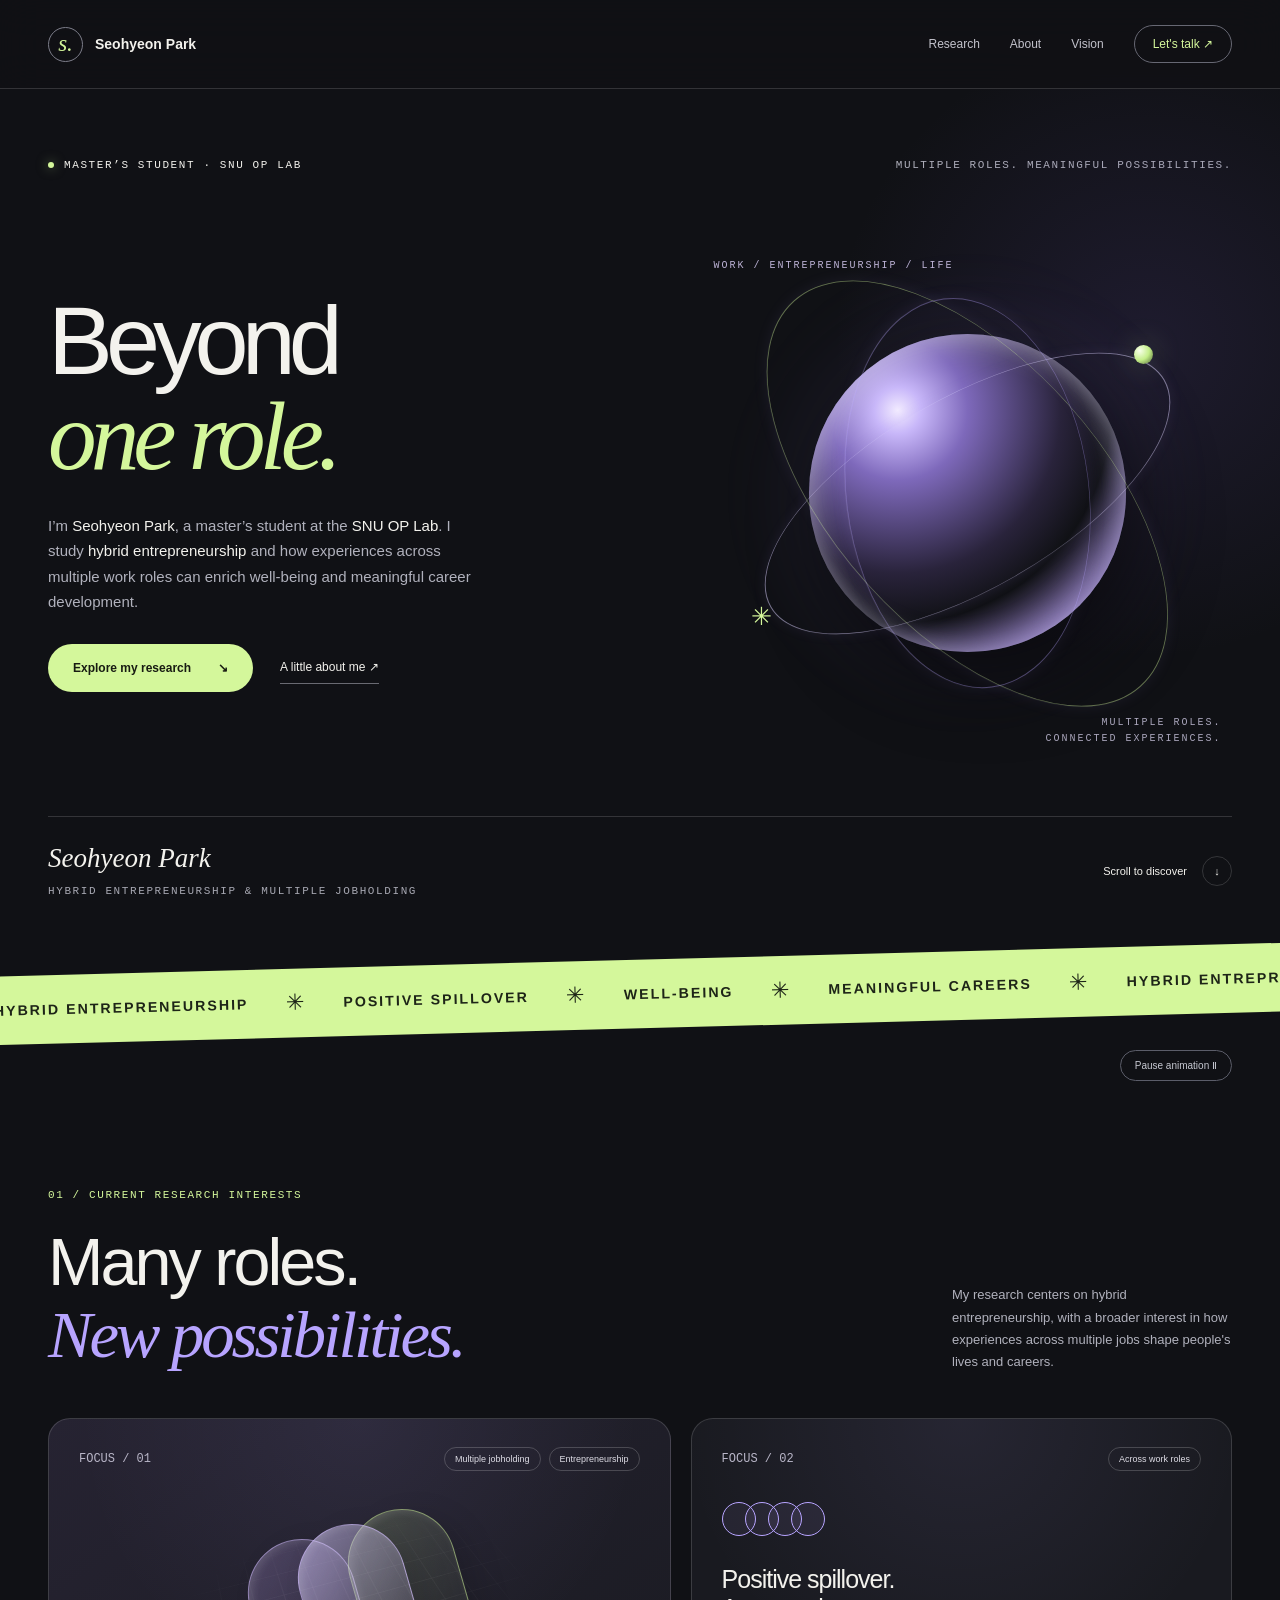
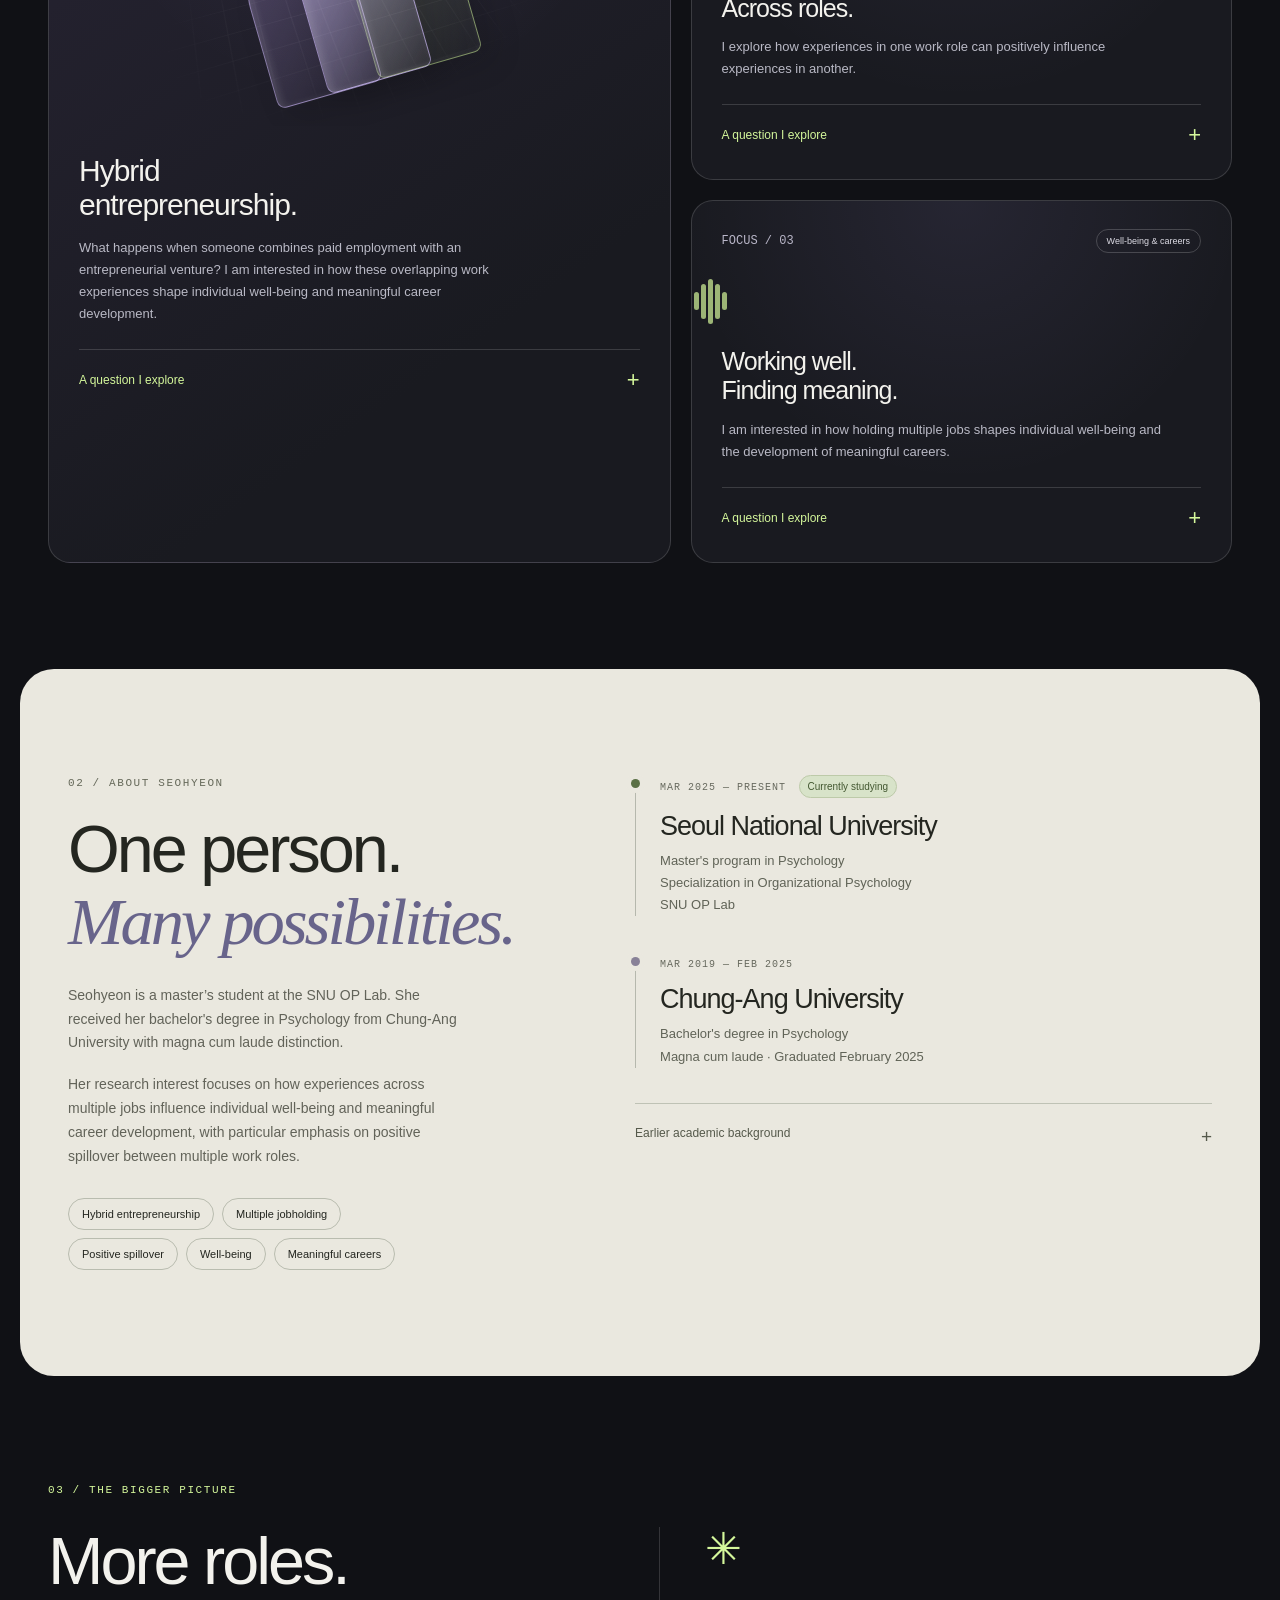
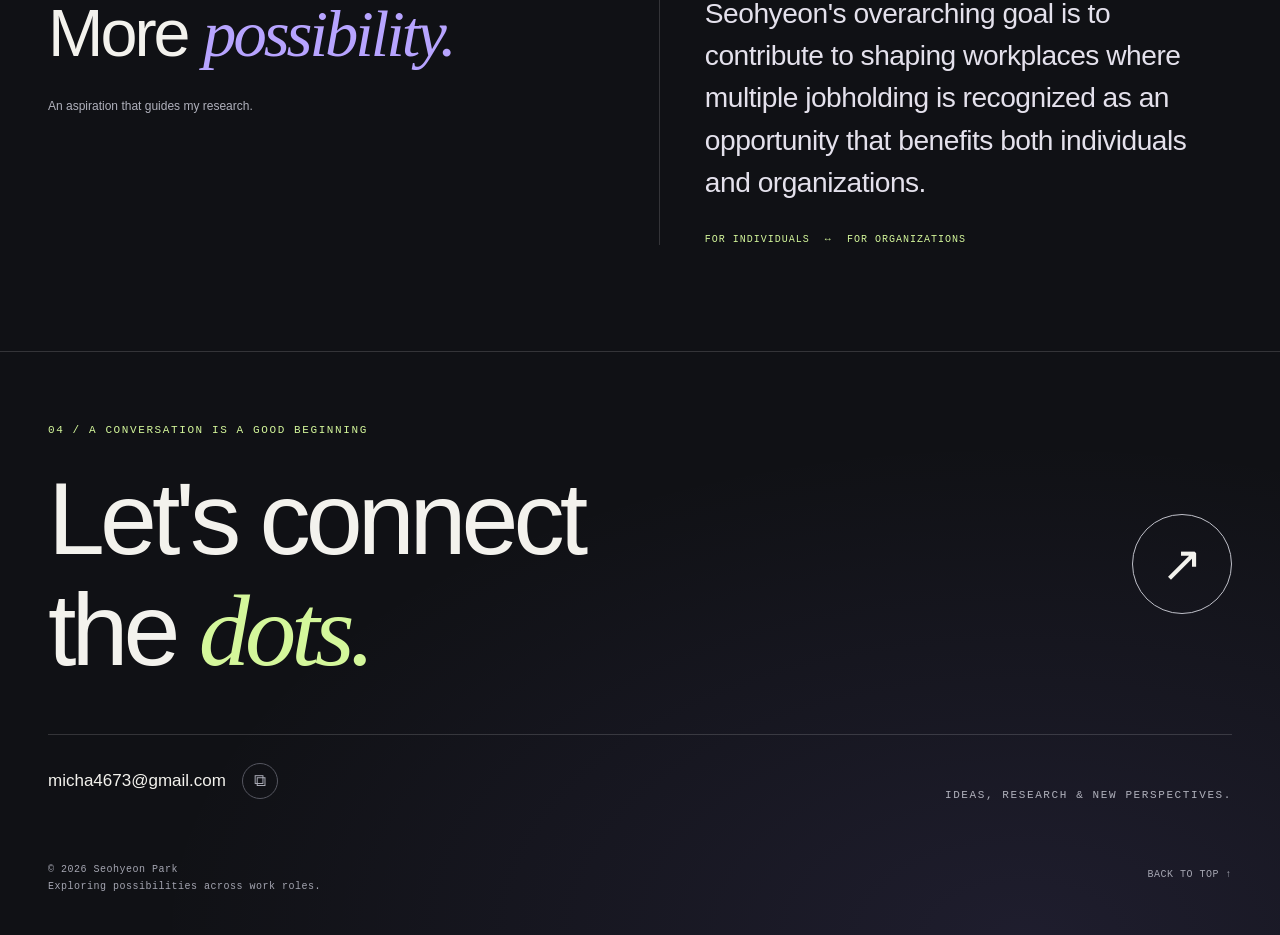
<file: index.html>
<!DOCTYPE html>
<html lang="en">
<head>
  <meta charset="UTF-8">
  <meta name="viewport" content="width=device-width, initial-scale=1.0">
  <meta name="theme-color" content="#101115">
  <meta name="description" content="Seohyeon Park — master's student at the SNU OP Lab. Research interests: hybrid entrepreneurship, multiple jobholding, positive spillover, well-being, and meaningful career development.">
  <title>Seohyeon Park — Beyond one role</title>

  <style>
    /* 전체 색상 */
    :root {
      --bg: #101115;
      --panel: #191a20;
      --text: #f3f2ed;
      --muted: #b0b1bc;
      --mint: #d4f79b;
      --purple: #b7a4ff;
      --line: #ffffff26;
      --paper: #eae8df;
    }

    * { box-sizing: border-box; }

    html {
      scroll-behavior: smooth;
      scroll-padding-top: 105px;
    }

    body {
      margin: 0;
      background: var(--bg);
      color: var(--text);
      font-family: Arial, Helvetica, sans-serif;
      -webkit-font-smoothing: antialiased;
    }

    a { color: inherit; text-decoration: none; }
    button { font: inherit; cursor: pointer; }
    button, a { -webkit-tap-highlight-color: transparent; }

    button:focus-visible,
    a:focus-visible,
    summary:focus-visible {
      outline: 3px solid var(--purple);
      outline-offset: 6px;
    }

    ::selection { background: var(--mint); color: var(--bg); }
    h1, h2, h3, p { margin: 0; }
    p { line-height: 1.7; }
    main { overflow: clip; }

    .shell {
      width: min(1280px, calc(100% - 96px));
      margin-inline: auto;
    }

    .eyebrow {
      font: 11px/1.5 "Courier New", monospace;
      letter-spacing: 1.6px;
      text-transform: uppercase;
    }

    .muted { color: var(--muted); }
    .accent { color: var(--mint); }

    .skip {
      position: fixed;
      left: 20px;
      top: -100px;
      background: var(--mint);
      color: #101115;
      padding: 15px;
      z-index: 100;
    }

    .skip:focus { top: 15px; }

    .progress {
      position: fixed;
      inset: 0 auto auto 0;
      width: 100%;
      height: 3px;
      background: linear-gradient(90deg, var(--purple), var(--mint));
      transform: scaleX(0);
      transform-origin: left;
      z-index: 50;
      pointer-events: none;
    }

    /* 상단 메뉴 */
    header {
      position: fixed;
      inset: 0 0 auto;
      z-index: 30;
      border-bottom: 1px solid var(--line);
      background: #101115df;
      backdrop-filter: blur(20px);
    }

    nav {
      height: 88px;
      display: flex;
      align-items: center;
      justify-content: space-between;
      gap: 24px;
    }

    .brand {
      display: flex;
      align-items: center;
      gap: 12px;
      font-size: 14px;
      font-weight: 700;
    }

    .brand-mark {
      width: 35px;
      height: 35px;
      display: grid;
      place-items: center;
      border: 1px solid #7c7d89;
      border-radius: 50%;
      font: italic 23px Georgia, serif;
      color: var(--mint);
    }

    .navlinks {
      display: flex;
      gap: 30px;
      align-items: center;
      font-size: 12px;
    }

    .navlinks a {
      padding: 10px 0;
      color: #c3c3cc;
      transition: color .2s;
    }

    .navlinks a:hover,
    .navlinks a[aria-current="location"] {
      color: var(--mint);
    }

    .navlinks .nav-contact {
      padding: 11px 18px;
      border: 1px solid #676873;
      border-radius: 100px;
      color: var(--text);
    }

    /* 첫 화면 */
    .hero {
      position: relative;
      padding: 157px 0 35px;
      min-height: 820px;
    }

    .hero::before {
      content: "";
      position: absolute;
      width: 650px;
      height: 650px;
      right: -240px;
      top: 20px;
      pointer-events: none;
      background: radial-gradient(circle, #54428e36, transparent 68%);
    }

    .hero-top {
      display: flex;
      justify-content: space-between;
      gap: 20px;
    }

    .status {
      display: flex;
      align-items: center;
      gap: 10px;
    }

    .status i {
      width: 6px;
      height: 6px;
      border-radius: 50%;
      background: var(--mint);
      box-shadow: 0 0 12px #d4f79b80;
    }

    .hero-grid {
      display: grid;
      grid-template-columns: 1.2fr 1fr;
      align-items: center;
      position: relative;
      gap: 20px;
      margin-top: 55px;
    }

    .hero-copy { position: relative; z-index: 2; }

    h1 {
      font-size: clamp(72px, 7.6vw, 112px);
      font-weight: 500;
      letter-spacing: -7px;
      line-height: .97;
    }

    h1 em {
      font-family: Georgia, serif;
      font-weight: 400;
      color: var(--mint);
      letter-spacing: -6px;
    }

    .hero-intro {
      max-width: 435px;
      margin-top: 30px;
      font-size: 15px;
      color: var(--muted);
    }

    .hero-intro strong {
      color: var(--text);
      font-weight: 500;
    }

    .hero-actions {
      display: flex;
      align-items: center;
      gap: 27px;
      margin-top: 29px;
    }

    .pill {
      display: inline-flex;
      align-items: center;
      justify-content: center;
      gap: 27px;
      border: 1px solid transparent;
      border-radius: 100px;
      background: var(--mint);
      color: #181b12;
      padding: 16px 24px;
      font-size: 12px;
      font-weight: 700;
      transition: transform .25s, box-shadow .25s;
    }

    .pill:hover {
      transform: translateY(-3px);
      box-shadow: 0 8px 35px #d4f79b25;
    }

    .text-link {
      font-size: 12px;
      border-bottom: 1px solid #696a72;
      padding: 9px 0;
    }

    .text-link:hover { color: var(--mint); }

    /* CSS로 만든 메탈릭 구체와 궤도 */
    .sculpture {
      position: relative;
      aspect-ratio: 1;
      isolation: isolate;
      transform: translate(var(--dx, 0px), var(--dy, 0px));
      transition: transform .4s ease-out;
    }

    .sculpture::before {
      content: "";
      position: absolute;
      inset: 2%;
      border-radius: 50%;
      background: radial-gradient(ellipse, #9e80f025, transparent 65%);
      filter: blur(15px);
    }

    .orb {
      position: absolute;
      inset: 20%;
      border-radius: 50%;
      background: radial-gradient(
        circle at 28% 24%,
        #f2ebff 0%,
        #c8b7f9 7%,
        #7e69bb 21%,
        #29233b 49%,
        #101115 64%,
        #73629b 79%,
        #c8bdf1 88%,
        #332b48 98%
      );
      box-shadow:
        inset -13px -10px 25px #bab1e947,
        inset 5px 8px 24px #ffffff5c,
        18px 30px 70px #0008;
      animation: breathe 7s ease-in-out infinite;
    }

    .ring {
      position: absolute;
      inset: 7%;
      border: 1px solid #d4cbf888;
      border-radius: 50%;
      transform: rotate(-30deg) scaleY(.42);
      box-shadow: 0 1px 0 #ffffff18, 0 0 22px #af8ff015;
      animation: ring 22s linear infinite;
    }

    .ring.two {
      inset: 1%;
      transform: rotate(48deg) scaleY(.52);
      border-color: #d4f79b6b;
      animation: ring-two 28s linear infinite;
    }

    .ring.three {
      inset: 13%;
      transform: rotate(83deg) scaleY(.62);
      border-color: #b7a4ff5e;
      animation: none;
    }

    .satellite {
      position: absolute;
      right: 15%;
      top: 22%;
      width: 19px;
      height: 19px;
      background: radial-gradient(
        circle at 30% 30%,
        #f8ffea,
        #c4ee89 50%,
        #4d6434
      );
      border-radius: 50%;
      box-shadow: 0 0 30px #d4f79b48;
    }

    .cross {
      position: absolute;
      left: 9%;
      bottom: 24%;
      font-size: 25px;
      color: var(--mint);
    }

    .orbit-caption {
      position: absolute;
      bottom: 2%;
      right: 2%;
      font: 10px/1.6 "Courier New", monospace;
      letter-spacing: 2px;
      color: #aaa6bc;
      text-align: right;
    }

    .orbit-label {
      position: absolute;
      top: 6%;
      left: 2%;
      font: 10px "Courier New", monospace;
      color: #bdb3d6;
      letter-spacing: 2px;
    }

    .hero-bottom {
      display: flex;
      justify-content: space-between;
      align-items: center;
      gap: 20px;
      margin-top: 58px;
      padding-top: 26px;
      border-top: 1px solid var(--line);
    }

    .signature { font: italic 27px Georgia, serif; }
    .hero-bottom .eyebrow { color: #a7a8b2; }

    .scroll-link {
      font-size: 11px;
      display: flex;
      align-items: center;
      gap: 15px;
    }

    .scroll-link span {
      width: 30px;
      height: 30px;
      border: 1px solid var(--line);
      border-radius: 50%;
      display: grid;
      place-items: center;
    }

    /* 움직이는 연구 키워드 */
    .ticker {
      margin-top: 26px;
      background: var(--mint);
      color: #1d2417;
      padding: 21px 0;
      overflow: hidden;
      transform: rotate(-1.5deg) scale(1.01);
    }

    .ticker-track {
      display: flex;
      width: max-content;
      animation: ticker 35s linear infinite;
    }

    .ticker-group {
      display: flex;
      gap: 37px;
      align-items: center;
      padding-right: 37px;
      flex-shrink: 0;
      font-size: 14px;
      font-weight: 700;
      letter-spacing: 2px;
      text-transform: uppercase;
    }

    .ticker b { font-size: 22px; font-weight: 400; }

    .motion-control {
      display: flex;
      justify-content: flex-end;
      margin-top: 22px;
    }

    .motion-control button {
      background: none;
      border: 1px solid #5b5d69;
      color: #c7c9d2;
      border-radius: 99px;
      padding: 9px 14px;
      font-size: 10px;
    }

    .paused *,
    .paused *::before,
    .paused *::after {
      animation-play-state: paused !important;
    }

    .paused .sculpture { transform: none; }

    /* 연구 관심사 */
    .section { padding: 106px 0; }

    .section-heading {
      display: flex;
      align-items: flex-end;
      justify-content: space-between;
      gap: 30px;
      margin: 24px 0 45px;
    }

    h2 {
      font-size: clamp(42px, 5.2vw, 72px);
      font-weight: 400;
      line-height: 1.04;
      letter-spacing: -3px;
    }

    h2 em {
      font: italic 1em Georgia, serif;
      color: var(--purple);
    }

    .section-heading > p {
      max-width: 280px;
      color: var(--muted);
      font-size: 13px;
    }

    .research-grid {
      display: grid;
      grid-template-columns: 1.15fr 1fr;
      gap: 20px;
    }

    .project {
      position: relative;
      background: var(--panel);
      border: 1px solid var(--line);
      border-radius: 22px;
      overflow: hidden;
      transition: border-color .3s, transform .3s;
    }

    .project:hover {
      border-color: #b7a4ff88;
      transform: translateY(-5px);
    }

    .project::before {
      content: "";
      position: absolute;
      inset: 0;
      pointer-events: none;
      background: radial-gradient(
        400px circle at var(--mx, 50%) var(--my, 0%),
        #b7a4ff15,
        transparent 70%
      );
    }

    .project.featured {
      grid-row: span 2;
      background: linear-gradient(145deg, #262332, #191a20 70%);
    }

    .project-meta {
      position: relative;
      display: flex;
      justify-content: space-between;
      gap: 16px;
      align-items: center;
      padding: 28px 30px 0;
    }

    .project-no {
      font: 12px "Courier New", monospace;
      color: #b9b6c8;
    }

    .tags { display: flex; flex-wrap: wrap; gap: 8px; }

    .tag {
      border: 1px solid #ffffff30;
      border-radius: 100px;
      padding: 6px 10px;
      font-size: 9px;
      color: #dedde6;
    }

    .project-copy {
      padding: 28px 30px 30px;
      position: relative;
    }

    .project h3 {
      font-size: 30px;
      font-weight: 400;
      letter-spacing: -1px;
      line-height: 1.15;
    }

    .project p {
      margin-top: 14px;
      font-size: 13px;
      color: #b9b9c5;
      max-width: 440px;
    }

    .project details {
      margin-top: 24px;
      border-top: 1px solid var(--line);
      padding-top: 16px;
      font-size: 12px;
    }

    .project summary {
      cursor: pointer;
      list-style: none;
      display: flex;
      justify-content: space-between;
      align-items: center;
      gap: 20px;
      color: var(--mint);
      min-height: 28px;
    }

    .project summary::-webkit-details-marker { display: none; }

    .project summary::after {
      content: "+";
      font-size: 22px;
      font-weight: 400;
    }

    .project details[open] summary::after { content: "−"; }
    .project details p { font-size: 12px; }

    .project-art {
      height: 255px;
      position: relative;
      display: grid;
      place-items: center;
      overflow: hidden;
    }

    .grid-field {
      position: absolute;
      width: 380px;
      height: 240px;
      background:
        linear-gradient(#ffffff0c 1px, transparent 1px),
        linear-gradient(90deg, #ffffff0c 1px, transparent 1px);
      background-size: 30px 30px;
      transform: perspective(400px) rotateX(40deg) rotateZ(-20deg);
      mask-image: radial-gradient(ellipse, black 25%, transparent 70%);
    }

    .arch {
      position: absolute;
      width: 108px;
      height: 160px;
      border-radius: 65px 65px 10px 10px;
      border: 1px solid #d2befd8c;
      background: linear-gradient(130deg, #ba9fe947, #78649d08);
      box-shadow:
        inset 3px 2px 8px #ffffff20,
        12px 12px 30px #0002;
      transform: rotate(-16deg);
    }

    .arch.a { margin-left: -100px; margin-top: 40px; }

    .arch.b {
      margin-left: 100px;
      margin-top: -20px;
      border-color: #d4f79b7a;
      background: linear-gradient(130deg, #d4f79b33, #d4f79b05);
    }

    .arch.c {
      background: linear-gradient(135deg, #d9ccff8c, #74638815);
      margin-top: 10px;
    }

    .small-visual {
      display: flex;
      gap: 7px;
      height: 46px;
      align-items: center;
      margin-bottom: 23px;
    }

    .small-visual i {
      display: block;
      width: 34px;
      height: 34px;
      border: 1px solid #b7a4ff;
      border-radius: 50%;
      background: #b7a4ff13;
    }

    .small-visual i + i { margin-left: -18px; }
    .small-visual.wave { gap: 6px; }

    .wave i {
      border: 0;
      border-radius: 9px;
      background: var(--mint);
      width: 5px;
      height: 18px;
      opacity: .7;
      margin: 0;
    }

    .wave i:nth-child(2n) { height: 35px; }
    .wave i:nth-child(3n) { height: 45px; }
    .compact .project-copy { padding-top: 25px; }
    .compact h3 { font-size: 25px; }

    /* 소개와 학력 */
    .about-band {
      background: var(--paper);
      color: #242620;
      border-radius: 34px;
      margin: 0 20px;
      position: relative;
      overflow: hidden;
    }

    .about-band .eyebrow { color: #656859; }

    .about-layout {
      display: grid;
      grid-template-columns: .9fr 1.1fr;
      gap: 95px;
    }

    .about-band h2 { margin: 23px 0 24px; }
    .about-band h2 em { color: #68648b; }

    .about-text {
      max-width: 390px;
      color: #626359;
      font-size: 14px;
    }

    .focus-tags {
      display: flex;
      flex-wrap: wrap;
      gap: 8px;
      margin-top: 30px;
      max-width: 370px;
    }

    .focus-tags span {
      font-size: 11px;
      border: 1px solid #b9bcaf;
      border-radius: 100px;
      padding: 9px 13px;
    }

    .education {
      padding-left: 24px;
      border-left: 1px solid #b6b8ad;
      position: relative;
    }

    .education + .education { margin-top: 37px; }

    .education::before {
      content: "";
      width: 9px;
      height: 9px;
      background: #888197;
      box-shadow: 0 0 0 5px var(--paper);
      border-radius: 50%;
      position: absolute;
      left: -5px;
      top: 4px;
    }

    .education.current::before { background: #5a7045; }

    .education time {
      font: 10px "Courier New", monospace;
      letter-spacing: 1px;
      color: #67695e;
    }

    .education h3 {
      font-size: 27px;
      font-weight: 500;
      letter-spacing: -1px;
      margin: 13px 0 8px;
    }

    .education p { font-size: 13px; color: #606357; }

    .current-label {
      display: inline-flex;
      align-items: center;
      gap: 6px;
      font: 10px Arial, sans-serif;
      color: #435831;
      background: #d8e3c9;
      border: 1px solid #bdcaa9;
      border-radius: 100px;
      padding: 5px 8px;
      margin-left: 8px;
    }

    .earlier {
      margin-top: 35px;
      padding-top: 22px;
      border-top: 1px solid #bfc2b5;
    }

    .earlier summary {
      cursor: pointer;
      list-style: none;
      display: flex;
      justify-content: space-between;
      gap: 15px;
      font-size: 12px;
      color: #55594b;
      min-height: 30px;
    }

    .earlier summary::-webkit-details-marker { display: none; }

    .earlier summary span {
      font-size: 19px;
      transition: transform .2s;
    }

    .earlier[open] summary span { transform: rotate(45deg); }

    .earlier p {
      font-size: 12px;
      color: #606357;
      margin-top: 12px;
    }

    /* 연구 비전 */
    .vision-layout {
      display: grid;
      grid-template-columns: 1fr 1.05fr;
      gap: 65px;
      margin-top: 28px;
      align-items: start;
    }

    .vision-note {
      font-size: 12px;
      color: var(--muted);
      margin-top: 24px;
    }

    .vision-statement {
      border-left: 1px solid var(--line);
      padding-left: 45px;
    }

    .vision-star {
      display: block;
      color: var(--mint);
      font-size: 44px;
      margin-bottom: 22px;
      line-height: 1;
    }

    .vision-statement > p {
      font-size: clamp(20px, 2.2vw, 29px);
      line-height: 1.5;
      letter-spacing: -.5px;
      color: #e4e1ec;
    }

    .vision-labels {
      display: flex;
      align-items: center;
      flex-wrap: wrap;
      gap: 15px;
      font: 10px "Courier New", monospace;
      text-transform: uppercase;
      letter-spacing: 1px;
      color: var(--mint);
      margin-top: 30px;
    }

    /* 연락처 */
    .contact {
      padding: 70px 0 40px;
      position: relative;
      border-top: 1px solid var(--line);
    }

    .contact::before {
      content: "";
      position: absolute;
      inset: 0;
      pointer-events: none;
      background: radial-gradient(
        ellipse at 80% 100%,
        #9480f51c,
        transparent 60%
      );
    }

    .contact .shell { position: relative; }

    .contact-top {
      display: flex;
      align-items: center;
      justify-content: space-between;
      gap: 25px;
    }

    .contact h2 {
      font-size: clamp(58px, 8vw, 115px);
      letter-spacing: -5px;
      margin-top: 27px;
    }

    .contact h2 em { color: var(--mint); }

    .contact-arrow {
      width: 100px;
      height: 100px;
      border-radius: 50%;
      display: grid;
      place-items: center;
      border: 1px solid #bfc0c9;
      font-size: 50px;
      transition: background .2s, color .2s, transform .2s;
    }

    .contact-arrow:hover {
      background: var(--mint);
      color: #101115;
      transform: rotate(8deg);
    }

    .contact-bottom {
      display: flex;
      justify-content: space-between;
      align-items: center;
      gap: 25px;
      margin-top: 45px;
      padding-top: 28px;
      border-top: 1px solid var(--line);
    }

    .email-wrap {
      display: flex;
      align-items: center;
      flex-wrap: wrap;
      gap: 16px;
    }

    .email { font-size: 17px; }

    .copy {
      background: none;
      color: var(--muted);
      border: 1px solid #555660;
      border-radius: 50%;
      height: 36px;
      width: 36px;
      font-size: 17px;
    }

    .copy:hover {
      color: var(--mint);
      border-color: var(--mint);
    }

    .copy-status {
      font-size: 11px;
      color: var(--mint);
      min-height: 18px;
      margin-top: 10px;
    }

    .footer {
      display: flex;
      justify-content: space-between;
      gap: 20px;
      padding-top: 34px;
      font: 10px "Courier New", monospace;
      color: #a4a5b1;
      letter-spacing: .5px;
    }

    .footer a { padding: 8px 0; }

    .reveal { transition: opacity .8s, transform .8s; }

    .reveal.pending {
      opacity: 0;
      transform: translateY(25px);
    }

    /* 애니메이션 */
    @keyframes breathe {
      50% { transform: translateY(-12px); }
    }

    @keyframes ring {
      to { transform: rotate(330deg) scaleY(.42); }
    }

    @keyframes ring-two {
      to { transform: rotate(-312deg) scaleY(.52); }
    }

    @keyframes ticker {
      to { transform: translateX(-50%); }
    }

    /* 반응형 */
    @media (min-width: 1500px) {
      .hero { min-height: 880px; }
    }

    @media (max-width: 1000px) {
      .shell { width: calc(100% - 56px); }

      h1 {
        font-size: 78px;
        letter-spacing: -5px;
      }

      h1 em { letter-spacing: -4px; }
      .hero { min-height: auto; }

      .hero-grid {
        grid-template-columns: 1.2fr 1fr;
        gap: 0;
      }

      .about-layout { gap: 45px; }
      .about-band { margin: 0 12px; }
      .hero-bottom { margin-top: 45px; }
    }

    @media (max-width: 700px) {
      html { scroll-padding-top: 85px; }
      .shell { width: calc(100% - 40px); }
      nav { height: 72px; gap: 10px; }
      .brand { font-size: 12px; gap: 8px; }

      .brand-mark {
        width: 29px;
        height: 29px;
        font-size: 20px;
      }

      .navlinks { gap: 15px; font-size: 10px; }
      .navlinks .nav-contact { padding: 9px 12px; }
      .navlinks .desktop-link { display: none; }
      .hero { padding: 112px 0 24px; }
      .hero-top { font-size: 9px; }
      .hero-top > .eyebrow { display: none; }

      .hero-grid {
        grid-template-columns: 1fr;
        margin-top: 34px;
        gap: 0;
      }

      .hero h1 {
        font-size: clamp(64px, 13vw, 88px);
        letter-spacing: -4px;
      }

      .hero-intro {
        max-width: 440px;
        font-size: 14px;
        margin-top: 24px;
      }

      .hero-actions { gap: 18px; }
      .hero-actions .pill { gap: 15px; }
      .pill { padding: 15px 21px; }

      .sculpture {
        width: min(390px, 100%);
        margin: 25px auto 0;
        aspect-ratio: 1.15;
      }

      .orbit-caption { font-size: 9px; }

      .hero-bottom {
        margin-top: 22px;
        align-items: flex-start;
        gap: 12px;
      }

      .hero-bottom > div { max-width: 65%; }
      .signature { font-size: 23px; }

      .hero-bottom .eyebrow {
        font-size: 9px;
        line-height: 1.7;
      }

      .scroll-link { font-size: 10px; }
      .ticker { padding: 17px 0; }

      .ticker-group {
        font-size: 11px;
        gap: 25px;
        padding-right: 25px;
      }

      .section { padding: 70px 0; }

      .section-heading {
        display: block;
        margin: 19px 0 30px;
      }

      h2 { font-size: 45px; letter-spacing: -2px; }

      .section-heading > p {
        margin-top: 20px;
        max-width: 340px;
      }

      .research-grid { grid-template-columns: 1fr; }
      .project.featured { grid-row: auto; }
      .project-art { height: 225px; }
      .project-meta { padding: 24px 24px 0; }
      .project-copy { padding: 24px; }
      .project h3 { font-size: 28px; }
      .compact h3 { font-size: 26px; }

      .about-band {
        border-radius: 22px;
        margin: 0 9px;
      }

      .about-band .shell { width: calc(100% - 40px); }

      .about-layout {
        grid-template-columns: 1fr;
        gap: 43px;
      }

      .about-band h2 { font-size: 41px; }
      .about-text { max-width: none; }
      .education h3 { font-size: 25px; }

      .vision-layout {
        grid-template-columns: 1fr;
        gap: 32px;
      }

      .vision-statement { padding-left: 22px; }
      .vision-statement > p { font-size: 23px; }
      .contact { padding-top: 55px; }

      .contact-top {
        align-items: flex-end;
        gap: 16px;
      }

      .contact h2 {
        font-size: clamp(54px, 10vw, 72px);
        letter-spacing: -3px;
      }

      .contact-arrow {
        width: 58px;
        height: 58px;
        font-size: 30px;
        flex-shrink: 0;
        margin-bottom: 5px;
      }

      .contact-bottom {
        align-items: flex-start;
        flex-direction: column;
        margin-top: 30px;
      }

      .email { font-size: 15px; }
      .footer { font-size: 9px; }
      .section .eyebrow { font-size: 10px; }
      .motion-control { margin-top: 18px; }
    }

    @media (max-width: 380px) {
      .navlinks a[href="#about"] { display: none; }
      .navlinks { gap: 12px; }
      .hero-actions .text-link { font-size: 11px; }
      .current-label { margin: 8px 0 0; }
      .education time { display: block; }
    }

    @media (prefers-reduced-motion: reduce) {
      html { scroll-behavior: auto; }

      *,
      *::before,
      *::after {
        animation: none !important;
        transition: none !important;
      }

      .sculpture { transform: none; }
      .reveal.pending { opacity: 1; transform: none; }
    }
  </style>
</head>

<body>
  <a class="skip" href="#main">Skip to content</a>
  <div class="progress" aria-hidden="true"></div>

  <header>
    <nav class="shell" aria-label="Main navigation">
      <a class="brand" href="#main">
        <span class="brand-mark" aria-hidden="true">s.</span>
        Seohyeon Park
      </a>

      <div class="navlinks">
        <a href="#research">Research</a>
        <a href="#about">About</a>
        <a class="desktop-link" href="#vision">Vision</a>
        <a class="nav-contact" href="#contact">Let's talk ↗</a>
      </div>
    </nav>
  </header>

  <main id="main">
    <!-- 첫 화면 -->
    <section class="hero shell" aria-labelledby="hero-title">
      <div class="hero-top">
        <p class="status eyebrow">
          <i aria-hidden="true"></i>
          Master’s student · SNU OP Lab
        </p>
        <p class="eyebrow muted">
          Multiple roles. Meaningful possibilities.
        </p>
      </div>

      <div class="hero-grid">
        <div class="hero-copy">
          <h1 id="hero-title">
            Beyond<br>
            <em>one role.</em>
          </h1>

          <p class="hero-intro">
            I’m <strong>Seohyeon Park</strong>, a master’s student at
            the <strong>SNU OP Lab</strong>. I study
            <strong>hybrid entrepreneurship</strong> and how experiences
            across multiple work roles can enrich well-being and
            meaningful career development.
          </p>

          <div class="hero-actions">
            <a class="pill" href="#research">
              Explore my research <span aria-hidden="true">↘</span>
            </a>
            <a class="text-link" href="#about">A little about me ↗</a>
          </div>
        </div>

        <div class="sculpture" aria-hidden="true">
          <span class="orbit-label">
            WORK / ENTREPRENEURSHIP / LIFE
          </span>
          <div class="orb"></div>
          <div class="ring"></div>
          <div class="ring two"></div>
          <div class="ring three"></div>
          <div class="satellite"></div>
          <span class="cross">✳</span>
          <span class="orbit-caption">
            MULTIPLE ROLES.<br>
            CONNECTED EXPERIENCES.
          </span>
        </div>
      </div>

      <div class="hero-bottom">
        <div>
          <p class="signature">Seohyeon Park</p>
          <p class="eyebrow" style="margin-top: 9px">
            Hybrid entrepreneurship & multiple jobholding
          </p>
        </div>
        <a class="scroll-link" href="#research">
          Scroll to discover <span aria-hidden="true">↓</span>
        </a>
      </div>
    </section>

    <!-- 움직이는 연구 키워드 -->
    <div class="ticker" aria-hidden="true">
      <div class="ticker-track">
        <div class="ticker-group">
          Hybrid entrepreneurship <b>✳</b>
          Positive spillover <b>✳</b>
          Well-being <b>✳</b>
          Meaningful careers <b>✳</b>
          Hybrid entrepreneurship <b>✳</b>
          Positive spillover <b>✳</b>
          Well-being <b>✳</b>
          Meaningful careers <b>✳</b>
        </div>
        <div class="ticker-group">
          Hybrid entrepreneurship <b>✳</b>
          Positive spillover <b>✳</b>
          Well-being <b>✳</b>
          Meaningful careers <b>✳</b>
          Hybrid entrepreneurship <b>✳</b>
          Positive spillover <b>✳</b>
          Well-being <b>✳</b>
          Meaningful careers <b>✳</b>
        </div>
      </div>
    </div>

    <div class="shell motion-control">
      <button id="motion" type="button" aria-pressed="false" hidden>
        Pause animation Ⅱ
      </button>
    </div>

    <!-- 현재 연구 관심사 -->
    <section class="section shell" id="research">
      <p class="eyebrow accent reveal">
        01 / Current research interests
      </p>

      <div class="section-heading reveal">
        <h2>Many roles.<br><em>New possibilities.</em></h2>
        <p>
          My research centers on hybrid entrepreneurship, with a
          broader interest in how experiences across multiple jobs
          shape people's lives and careers.
        </p>
      </div>

      <div class="research-grid">
        <article class="project featured reveal">
          <div class="project-meta">
            <span class="project-no">FOCUS / 01</span>
            <div class="tags">
              <span class="tag">Multiple jobholding</span>
              <span class="tag">Entrepreneurship</span>
            </div>
          </div>

          <div class="project-art" aria-hidden="true">
            <div class="grid-field"></div>
            <div class="arch a"></div>
            <div class="arch b"></div>
            <div class="arch c"></div>
          </div>

          <div class="project-copy">
            <h3>Hybrid<br>entrepreneurship.</h3>
            <p>
              What happens when someone combines paid employment
              with an entrepreneurial venture? I am interested in
              how these overlapping work experiences shape individual
              well-being and meaningful career development.
            </p>

            <details>
              <summary>A question I explore</summary>
              <p>
                How can entrepreneurial experiences alongside a
                primary job open up new possibilities for a person's
                working life?
              </p>
            </details>
          </div>
        </article>

        <article class="project compact reveal">
          <div class="project-meta">
            <span class="project-no">FOCUS / 02</span>
            <span class="tag">Across work roles</span>
          </div>

          <div class="project-copy">
            <div class="small-visual" aria-hidden="true">
              <i></i><i></i><i></i><i></i>
            </div>

            <h3>Positive spillover.<br>Across roles.</h3>
            <p>
              I explore how experiences in one work role can
              positively influence experiences in another.
            </p>

            <details>
              <summary>A question I explore</summary>
              <p>
                When and how do experiences across multiple jobs
                enrich one another, creating opportunities for both
                individuals and organizations?
              </p>
            </details>
          </div>
        </article>

        <article class="project compact reveal">
          <div class="project-meta">
            <span class="project-no">FOCUS / 03</span>
            <span class="tag">Well-being & careers</span>
          </div>

          <div class="project-copy">
            <div class="small-visual wave" aria-hidden="true">
              <i></i><i></i><i></i><i></i><i></i>
              <i></i><i></i><i></i><i></i>
            </div>

            <h3>Working well.<br>Finding meaning.</h3>
            <p>
              I am interested in how holding multiple jobs shapes
              individual well-being and the development of
              meaningful careers.
            </p>

            <details>
              <summary>A question I explore</summary>
              <p>
                Under what conditions can multiple work roles support
                a fulfilling working life and a meaningful career path?
              </p>
            </details>
          </div>
        </article>
      </div>
    </section>

    <!-- 소개와 학력 -->
    <section class="about-band" id="about">
      <div class="section shell about-layout">
        <div class="reveal">
          <p class="eyebrow">02 / About Seohyeon</p>
          <h2>One person.<br><em>Many possibilities.</em></h2>

          <p class="about-text">
            Seohyeon is a master’s student at the SNU OP Lab.
            She received her bachelor's degree in Psychology from
            Chung-Ang University with magna cum laude distinction.
          </p>

          <p class="about-text" style="margin-top: 18px">
            Her research interest focuses on how experiences across
            multiple jobs influence individual well-being and
            meaningful career development, with particular emphasis
            on positive spillover between multiple work roles.
          </p>

          <div class="focus-tags">
            <span>Hybrid entrepreneurship</span>
            <span>Multiple jobholding</span>
            <span>Positive spillover</span>
            <span>Well-being</span>
            <span>Meaningful careers</span>
          </div>
        </div>

        <div class="reveal">
          <article class="education current">
            <time>MAR 2025 — PRESENT</time>
            <span class="current-label">Currently studying</span>
            <h3>Seoul National University</h3>
            <p>
              Master's program in Psychology<br>
              Specialization in Organizational Psychology<br>
              SNU OP Lab
            </p>
          </article>

          <article class="education">
            <time>MAR 2019 — FEB 2025</time>
            <h3>Chung-Ang University</h3>
            <p>
              Bachelor's degree in Psychology<br>
              Magna cum laude · Graduated February 2025
            </p>
          </article>

          <details class="earlier">
            <summary>
              Earlier academic background
              <span aria-hidden="true">+</span>
            </summary>
            <p>
              Before graduate school, Seohyeon gained research
              experience in organizational and health psychology,
              including work at Chung-Ang University's Human
              Performance Lab. She presented posters at psychology
              conferences in 2023 and 2024, receiving an Academic Award
              from the Korean Health Psychological Association in 2023.
            </p>
          </details>
        </div>
      </div>
    </section>

    <!-- 연구 비전 -->
    <section class="section shell" id="vision">
      <p class="eyebrow accent reveal">03 / The bigger picture</p>

      <div class="vision-layout">
        <div class="reveal">
          <h2>More roles.<br>More <em>possibility.</em></h2>
          <p class="vision-note">
            An aspiration that guides my research.
          </p>
        </div>

        <div class="vision-statement reveal">
          <span class="vision-star" aria-hidden="true">✳</span>
          <p>
            Seohyeon's overarching goal is to contribute to shaping
            workplaces where multiple jobholding is recognized as an
            opportunity that benefits both individuals and organizations.
          </p>

          <div class="vision-labels">
            <span>For individuals</span>
            <span aria-hidden="true">↔</span>
            <span>For organizations</span>
          </div>
        </div>
      </div>
    </section>

    <!-- 연락처 -->
    <section class="contact" id="contact">
      <div class="shell">
        <p class="eyebrow accent">
          04 / A conversation is a good beginning
        </p>

        <div class="contact-top">
          <h2>Let's connect<br>the <em>dots.</em></h2>
          <a
            class="contact-arrow"
            href="mailto:micha4673@gmail.com"
            aria-label="Email Seohyeon Park"
          >↗</a>
        </div>

        <div class="contact-bottom">
          <div>
            <div class="email-wrap">
              <a
                class="email"
                id="email"
                href="mailto:micha4673@gmail.com"
              >micha4673@gmail.com</a>

              <button
                class="copy"
                id="copy"
                type="button"
                aria-label="Copy email address"
                hidden
              >⧉</button>
            </div>

            <p
              id="copy-status"
              class="copy-status"
              role="status"
              aria-live="polite"
            ></p>
          </div>

          <p class="eyebrow muted">
            Ideas, research & new perspectives.
          </p>
        </div>

        <footer class="footer">
          <p>
            © <span id="year">2026</span> Seohyeon Park<br>
            Exploring possibilities across work roles.
          </p>
          <a href="#main">BACK TO TOP ↑</a>
        </footer>
      </div>
    </section>
  </main>

  <script>
    // 애니메이션 정지 / 재생
    const reducedMotion = window.matchMedia(
      "(prefers-reduced-motion: reduce)"
    );
    const motionButton = document.getElementById("motion");
    let paused = reducedMotion.matches;

    function setMotion() {
      document.body.classList.toggle("paused", paused);
      motionButton.setAttribute("aria-pressed", String(paused));
      motionButton.disabled = reducedMotion.matches;
      motionButton.textContent = reducedMotion.matches
        ? "Reduced motion enabled"
        : paused
          ? "Resume animation ▷"
          : "Pause animation Ⅱ";
    }

    motionButton.hidden = false;
    setMotion();

    motionButton.addEventListener("click", () => {
      paused = !paused;
      setMotion();
    });

    reducedMotion.addEventListener("change", event => {
      paused = event.matches;
      setMotion();
    });

    document.getElementById("year").textContent =
      new Date().getFullYear();

    // 상단 스크롤 진행 표시
    const progress = document.querySelector(".progress");
    let scrollTick = false;

    function updateScroll() {
      const available =
        document.documentElement.scrollHeight - window.innerHeight;

      const ratio = available > 0
        ? Math.min(1, Math.max(0, window.scrollY / available))
        : 0;

      progress.style.transform = "scaleX(" + ratio + ")";
      scrollTick = false;
    }

    window.addEventListener("scroll", () => {
      if (!scrollTick) {
        scrollTick = true;
        requestAnimationFrame(updateScroll);
      }
    }, { passive: true });

    window.addEventListener("resize", updateScroll);
    updateScroll();

    // 스크롤에 따라 콘텐츠 표시
    if ("IntersectionObserver" in window) {
      const reveals = document.querySelectorAll(".reveal");

      const revealObserver = new IntersectionObserver(entries => {
        entries.forEach(entry => {
          if (entry.isIntersecting) {
            entry.target.classList.remove("pending");
            revealObserver.unobserve(entry.target);
          }
        });
      }, { threshold: 0.06 });

      reveals.forEach(element => {
        if (
          element.getBoundingClientRect().top > innerHeight &&
          !reducedMotion.matches
        ) {
          element.classList.add("pending");
        }

        revealObserver.observe(element);
      });

      const navLinks = document.querySelectorAll(".navlinks a");

      const sectionObserver = new IntersectionObserver(entries => {
        entries.forEach(entry => {
          if (entry.isIntersecting) {
            navLinks.forEach(link => {
              if (
                link.getAttribute("href") === "#" + entry.target.id
              ) {
                link.setAttribute("aria-current", "location");
              } else {
                link.removeAttribute("aria-current");
              }
            });
          }
        });
      }, { rootMargin: "-15% 0px -55% 0px" });

      document.querySelectorAll("section[id]").forEach(section => {
        sectionObserver.observe(section);
      });
    }

    // 마우스 움직임에 반응하는 오브젝트와 카드 조명
    if (
      window.matchMedia("(hover: hover) and (pointer: fine)").matches
    ) {
      const hero = document.querySelector(".hero");
      const sculpture = document.querySelector(".sculpture");

      hero.addEventListener("pointermove", event => {
        if (paused || reducedMotion.matches) return;

        const box = hero.getBoundingClientRect();

        sculpture.style.setProperty(
          "--dx",
          ((event.clientX - box.left) / box.width - .5) * 20 + "px"
        );

        sculpture.style.setProperty(
          "--dy",
          ((event.clientY - box.top) / box.height - .5) * 15 + "px"
        );
      });

      hero.addEventListener("pointerleave", () => {
        sculpture.style.setProperty("--dx", "0px");
        sculpture.style.setProperty("--dy", "0px");
      });

      document.querySelectorAll(".project").forEach(card => {
        card.addEventListener("pointermove", event => {
          if (paused || reducedMotion.matches) return;

          const box = card.getBoundingClientRect();

          card.style.setProperty(
            "--mx",
            event.clientX - box.left + "px"
          );

          card.style.setProperty(
            "--my",
            event.clientY - box.top + "px"
          );
        });
      });
    }

    // 이메일 주소 복사
    const copyButton = document.getElementById("copy");
    copyButton.hidden = false;

    copyButton.addEventListener("click", async () => {
      const status = document.getElementById("copy-status");
      const address =
        document.getElementById("email").textContent.trim();

      try {
        if (!navigator.clipboard) {
          throw new Error("Clipboard unavailable");
        }

        await navigator.clipboard.writeText(address);
        status.textContent =
          "Email copied. Say hello whenever you like.";
      } catch {
        status.textContent =
          "Please select and copy the email address above.";
      }
    });
  </script>
</body>
</html>
</file>
